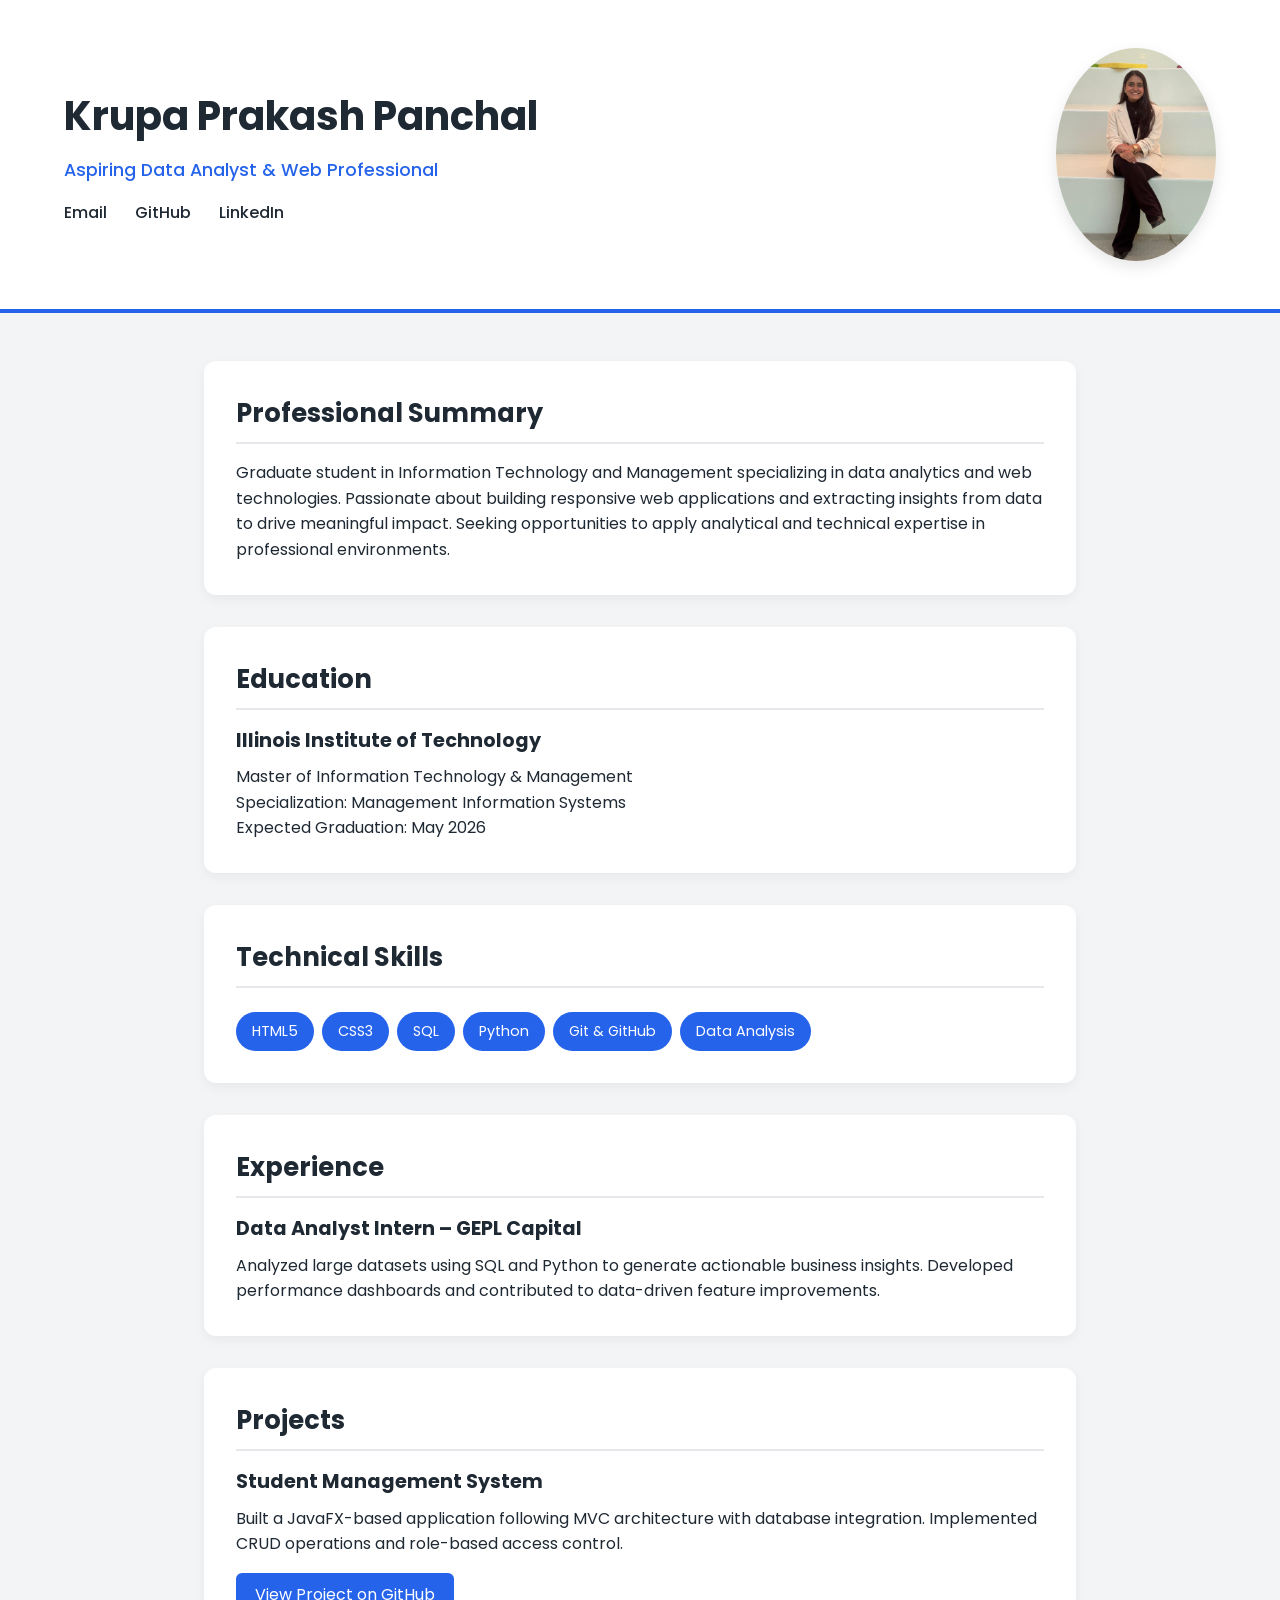
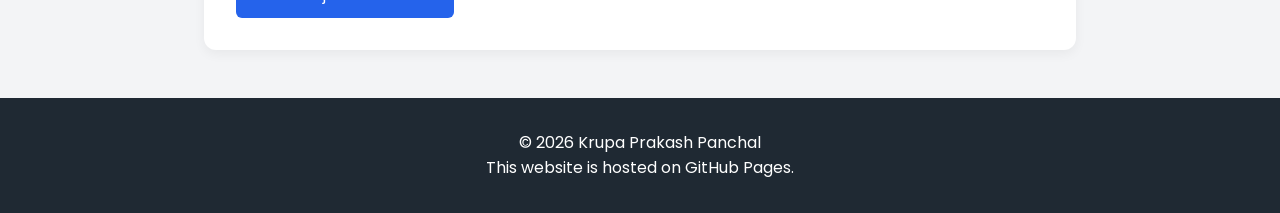
<file: Lab1/index.html>
<!DOCTYPE html>
<html lang="en">
<head>
    <meta charset="UTF-8">
    <title>Krupa Prakash Panchal | Resume</title>
    <meta name="viewport" content="width=device-width, initial-scale=1.0">

    <!-- Google Web Font (Required for 541) -->
    <link href="https://fonts.googleapis.com/css2?family=Poppins:wght@300;400;600;700&display=swap" rel="stylesheet">

    <link rel="stylesheet" href="style.css">
</head>

<body>

<header>
    <div class="header-content">
        <h1>Krupa Prakash Panchal</h1>
        <p class="role">Aspiring Data Analyst & Web Professional</p>

        <nav>
            <a href="mailto:your-email@example.com">Email</a>
            <a href="https://github.com/KrupaP99" target="_blank">GitHub</a>
            <a href="https://linkedin.com/in/yourprofile" target="_blank">LinkedIn</a>
        </nav>
    </div>

    <img src="image.png" alt="Professional headshot of Krupa Prakash Panchal">
</header>

<main>

<section>
    <h2>Professional Summary</h2>
    <p>
        Graduate student in Information Technology and Management specializing in data analytics and web technologies.
        Passionate about building responsive web applications and extracting insights from data to drive meaningful impact.
        Seeking opportunities to apply analytical and technical expertise in professional environments.
    </p>
</section>

<section>
    <h2>Education</h2>
    <article>
        <h3>Illinois Institute of Technology</h3>
        <p>Master of Information Technology & Management</p>
        <p>Specialization: Management Information Systems</p>
        <p>Expected Graduation: May 2026</p>
    </article>
</section>

<section>
    <h2>Technical Skills</h2>
    <ul class="skills">
        <li>HTML5</li>
        <li>CSS3</li>
        <li>SQL</li>
        <li>Python</li>
        <li>Git & GitHub</li>
        <li>Data Analysis</li>
    </ul>
</section>

<section>
    <h2>Experience</h2>
    <article>
        <h3>Data Analyst Intern – GEPL Capital</h3>
        <p>
            Analyzed large datasets using SQL and Python to generate actionable business insights.
            Developed performance dashboards and contributed to data-driven feature improvements.
        </p>
    </article>
</section>

<section>
    <h2>Projects</h2>
    <article>
        <h3>Student Management System</h3>
        <p>
            Built a JavaFX-based application following MVC architecture with database integration.
            Implemented CRUD operations and role-based access control.
        </p>
        <a class="project-link" href="https://github.com/KrupaP99" target="_blank">
            View Project on GitHub
        </a>
    </article>
</section>

</main>

<footer>
    <p>© 2026 Krupa Prakash Panchal</p>
    <p>This website is hosted on GitHub Pages.</p>
</footer>

</body>
</html>
</file>
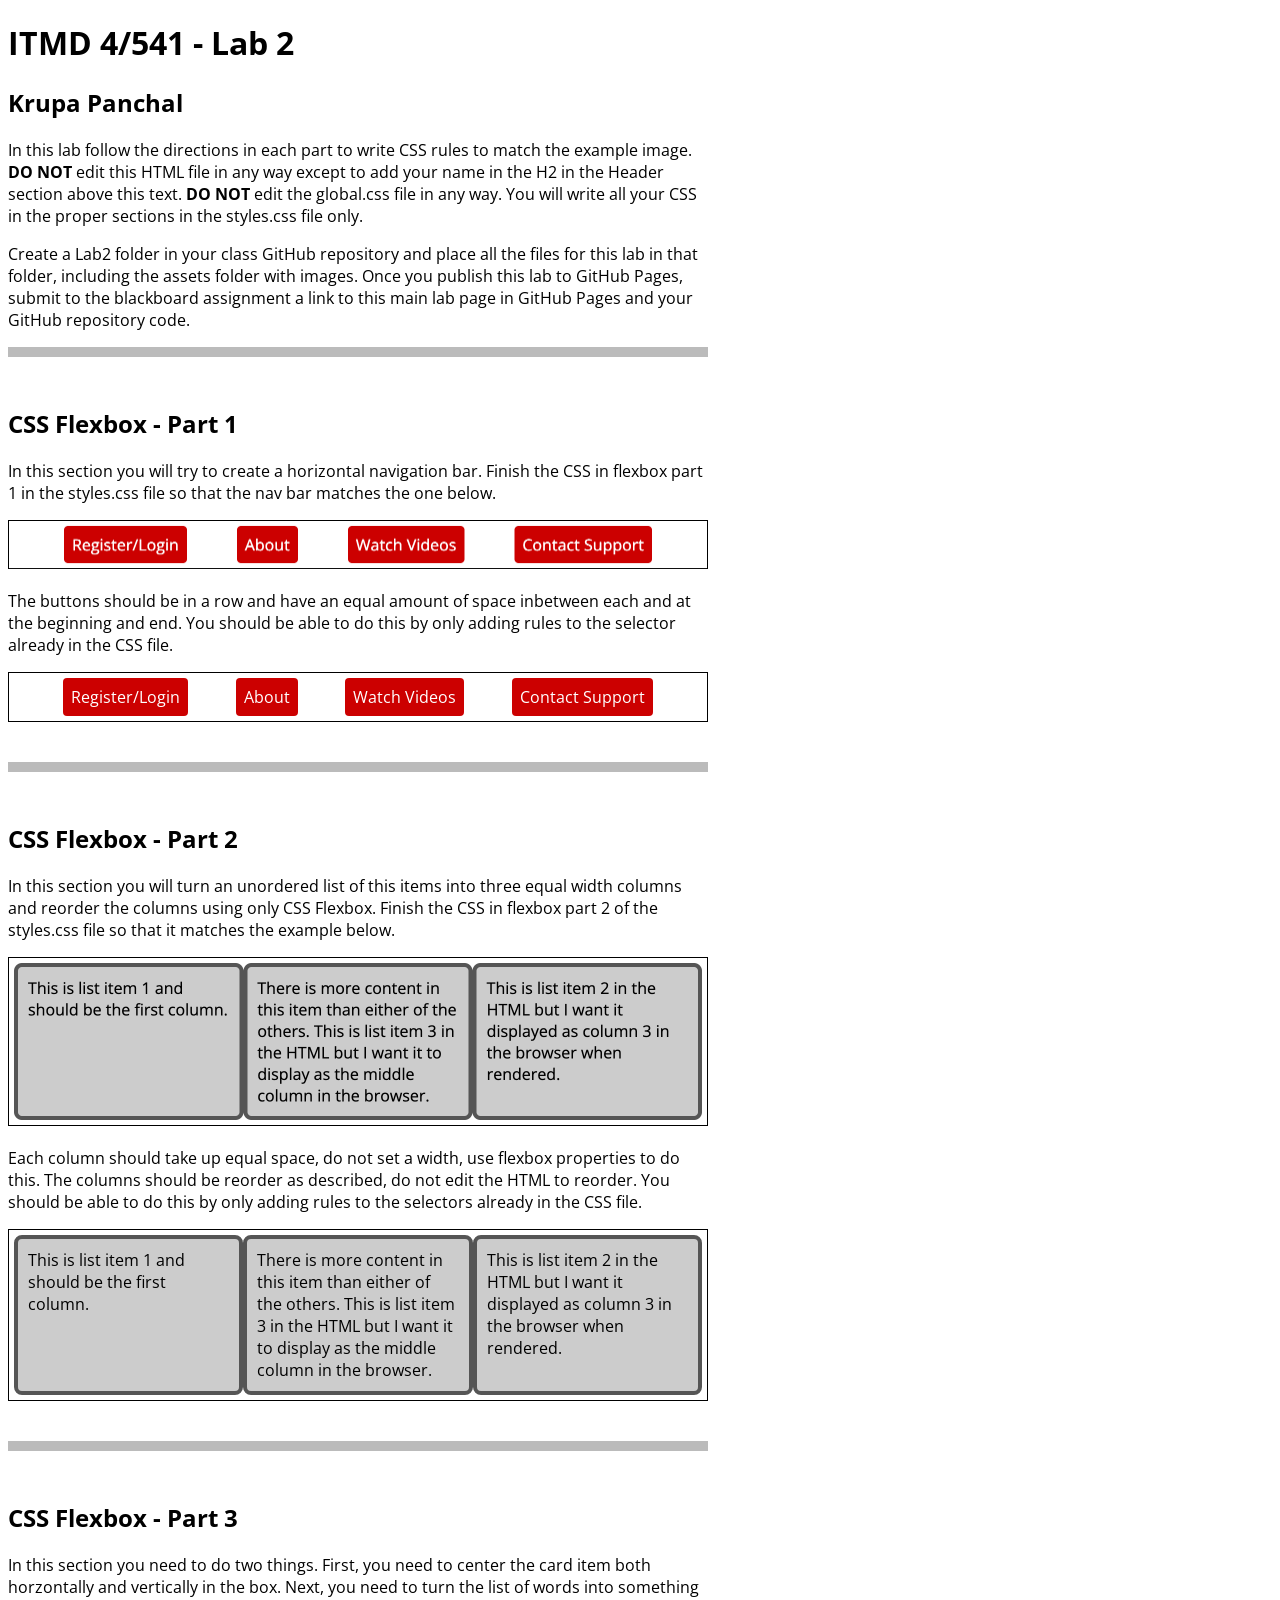
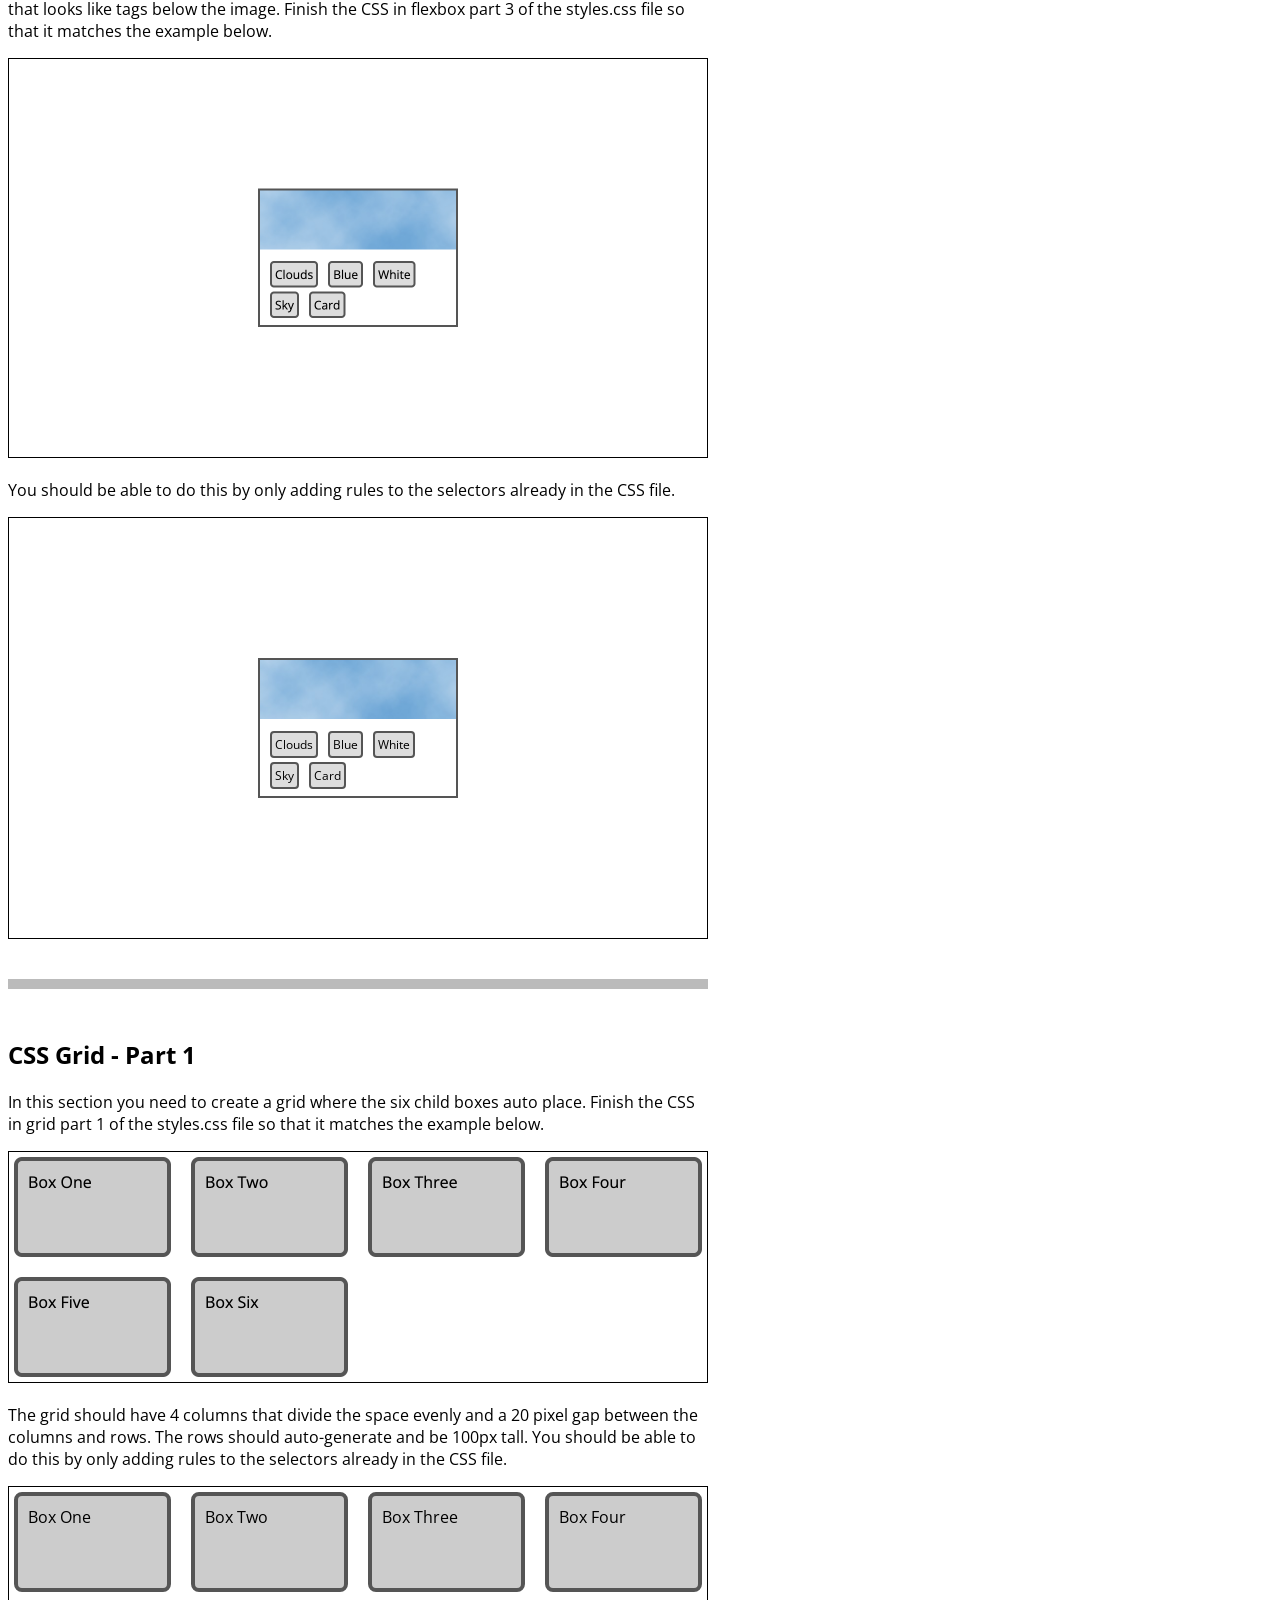
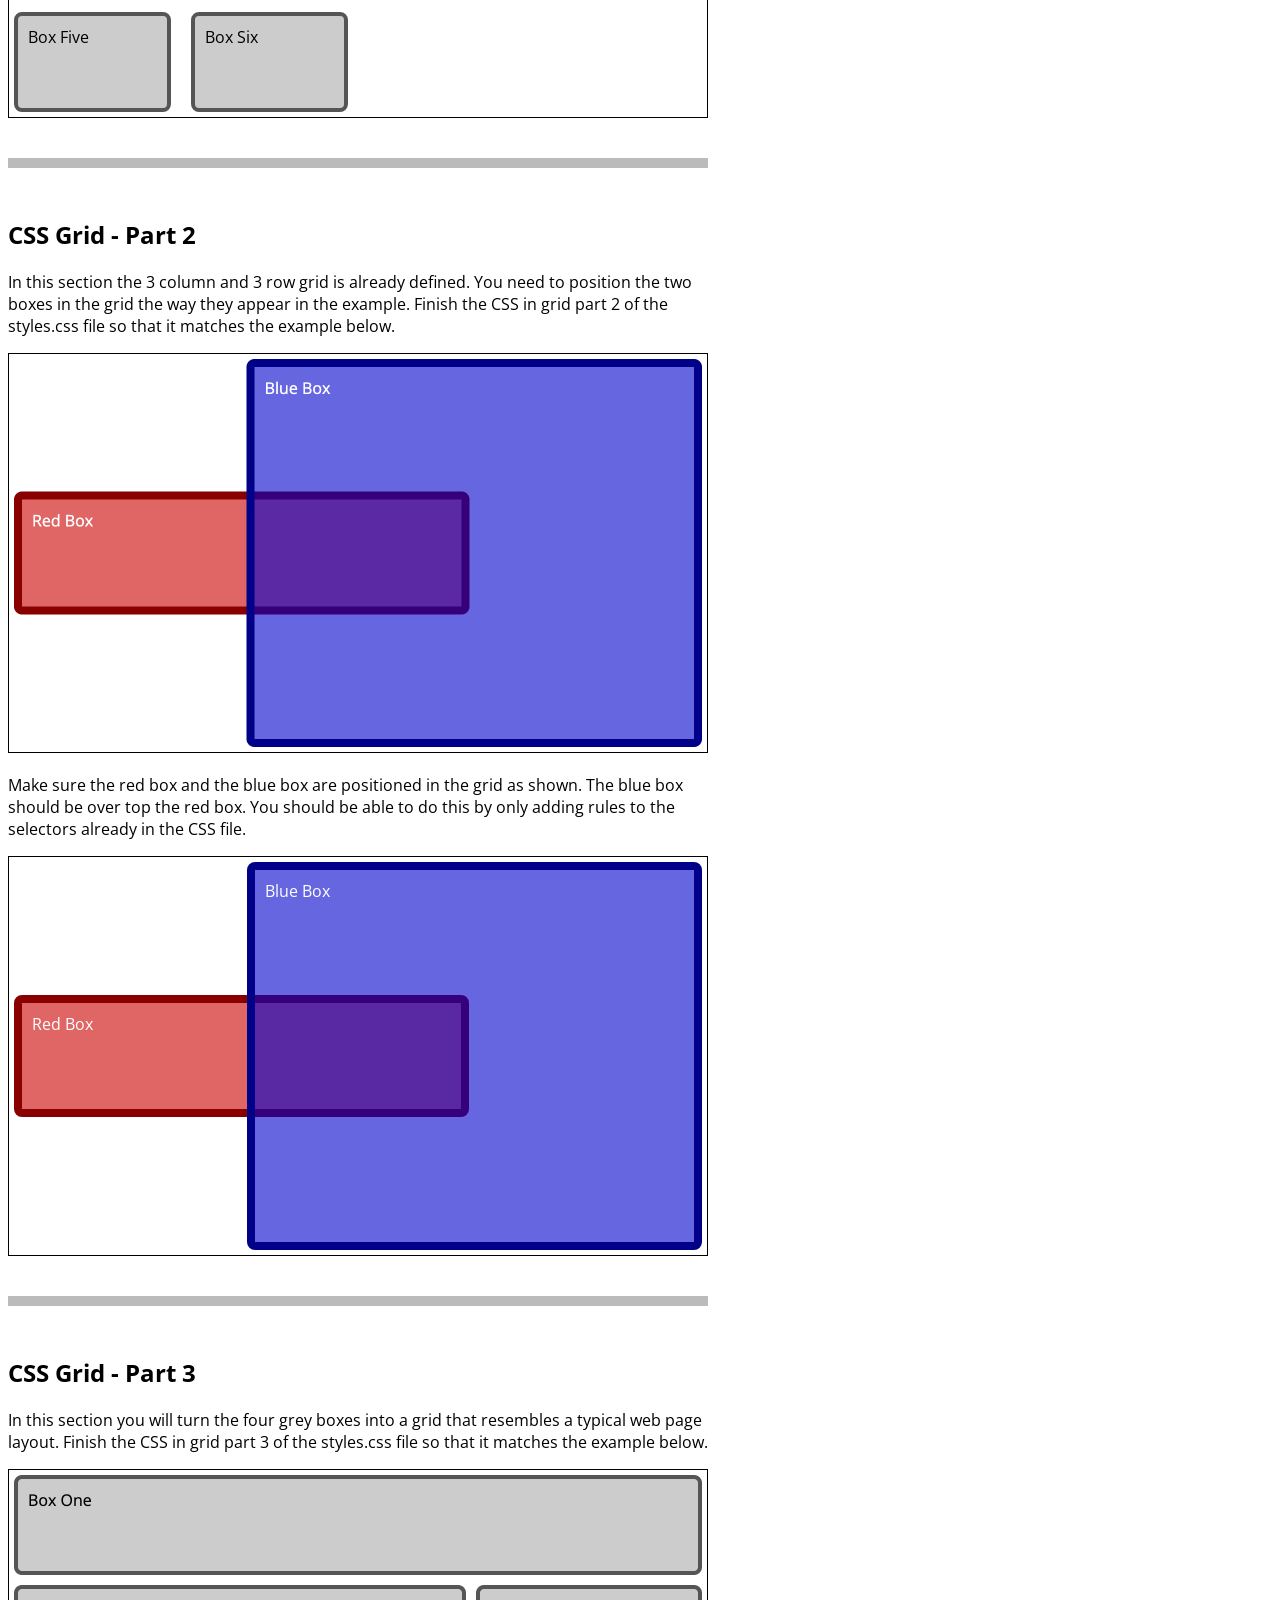
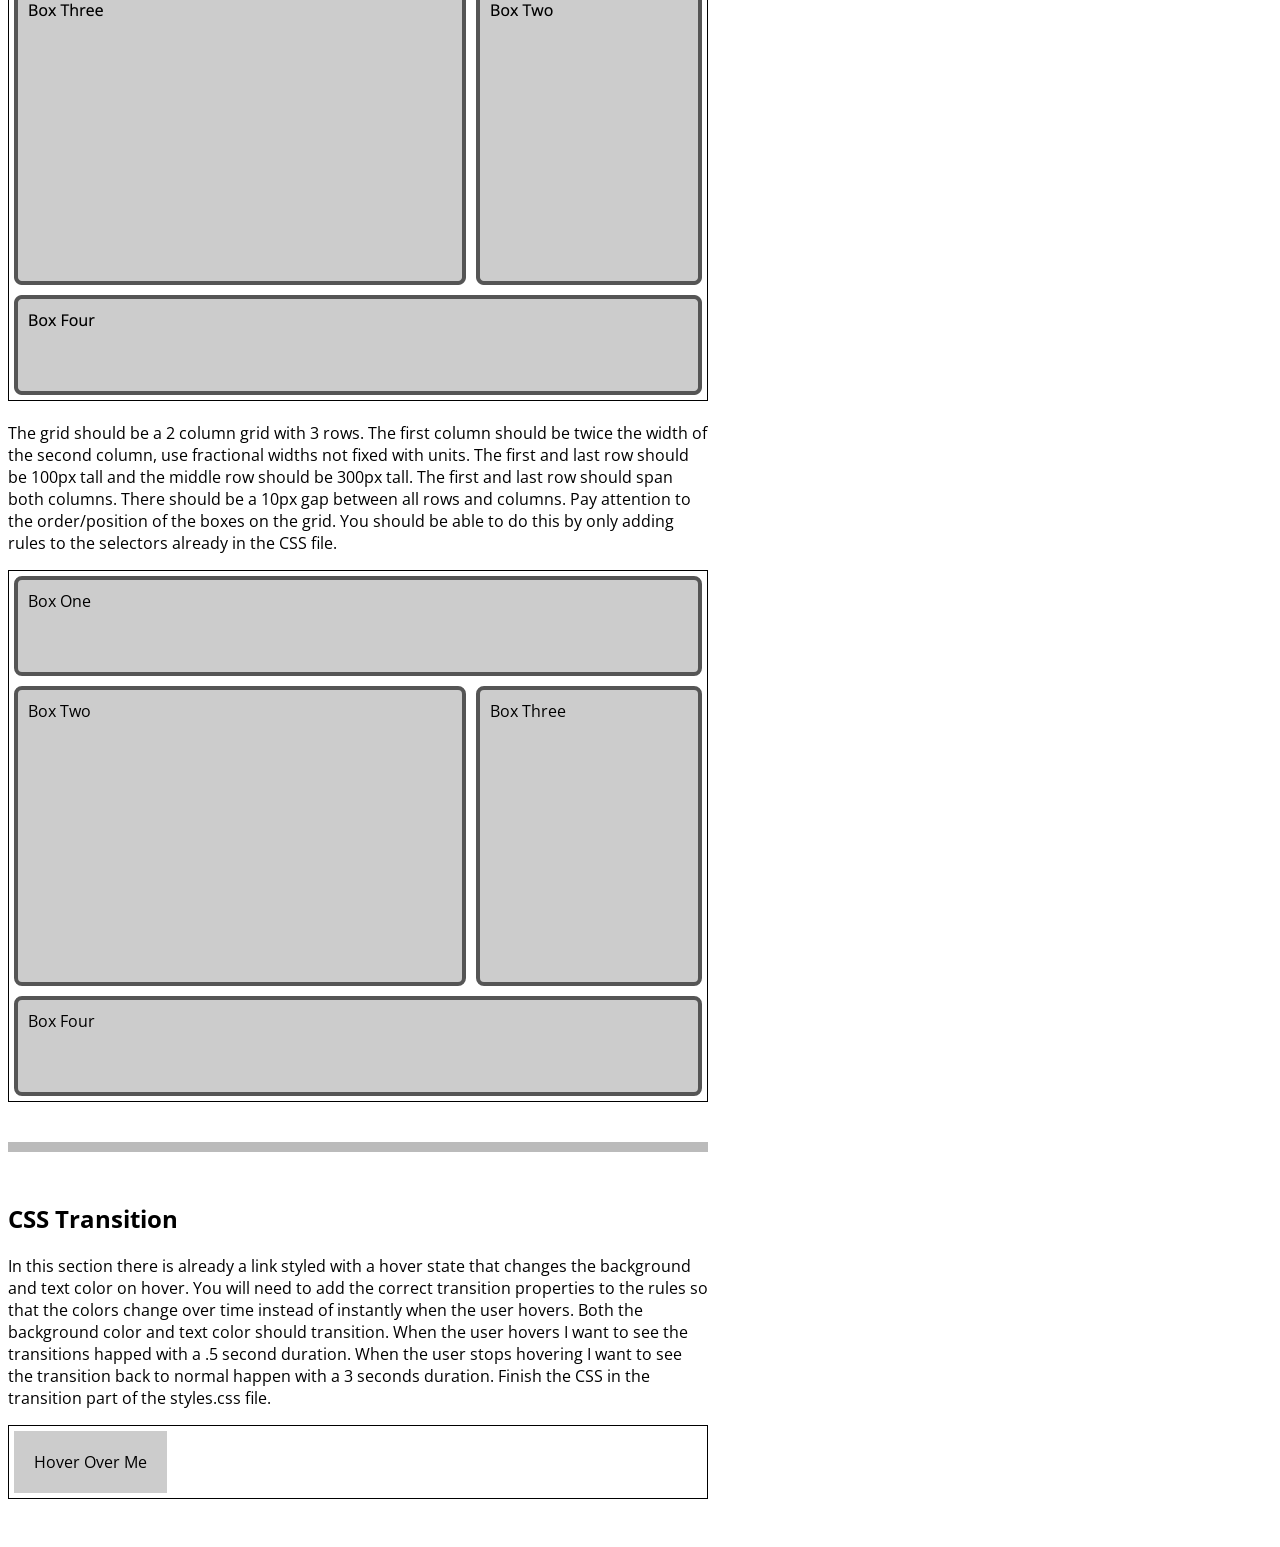
<file: Lab2/index.html>
<!DOCTYPE html>
<html lang="en">
<head>
  <meta charset="UTF-8">
  <meta http-equiv="X-UA-Compatible" content="IE=edge">
  <meta name="viewport" content="width=device-width, initial-scale=1.0">
  <title>ITMD 4/541 - Lab 2</title>
  <link rel="preconnect" href="https://fonts.googleapis.com">
  <link rel="preconnect" href="https://fonts.gstatic.com" crossorigin>
  <link href="https://fonts.googleapis.com/css2?family=Open+Sans:ital,wght@0,400;0,700;1,400&display=swap" rel="stylesheet">
  <link href="assets/global.css" rel="stylesheet">
  <link href="styles.css" rel="stylesheet">
</head>
<body>
  <header class="w700">
    <h1>ITMD 4/541 - Lab 2</h1>
    <h2>Krupa Panchal</h2>
    <p>In this lab follow the directions in each part to write CSS rules to match the example image. <strong>DO NOT</strong> edit this HTML file in any way except to add your name in the H2 in the Header section above this text. <strong>DO NOT</strong> edit the global.css file in any way. You will write all your CSS in the proper sections in the styles.css file only.</p>
    <p>Create a Lab2 folder in your class GitHub repository and place all the files for this lab in that folder, including the assets folder with images. Once you publish this lab to GitHub Pages, submit to the blackboard assignment a link to this main lab page in GitHub Pages and your GitHub repository code.</p>
  </header>
  <section id="flex-section1" class="w700">
    <h2>CSS Flexbox - Part 1</h2>
    <p>In this section you will try to create a horizontal navigation bar. Finish the CSS in flexbox part 1 in the styles.css file so that the nav bar matches the one below.</p>
    <img src="assets/flex-p1.png" alt="flexbox part 1 example" width="700">
    <p>The buttons should be in a row and have an equal amount of space inbetween each and at the beginning and end. You should be able to do this by only adding rules to the selector already in the CSS file.</p>
    <div class="box">
      <nav>
        <ul>
          <li><a class="btn" href="#/register">Register/Login</a></li>
          <li><a class="btn" href="#/about">About</a></li>
          <li><a class="btn" href="#/videos">Watch Videos</a></li>
          <li><a class="btn" href="#/support">Contact Support</a></li>
        </ul>
      </nav>
    </div>
  </section>
  <section id="flex-section2" class="w700">
    <h2>CSS Flexbox - Part 2</h2>
    <p>In this section you will turn an unordered list of this items into three equal width columns and reorder the columns using only CSS Flexbox. Finish the CSS in flexbox part 2 of the styles.css file so that it matches the example below.</p>
    <img src="assets/flex-p2.png" alt="flexbox part 2 example" width="700">
    <p>Each column should take up equal space, do not set a width, use flexbox properties to do this. The columns should be reorder as described, do not edit the HTML to reorder. You should be able to do this by only adding rules to the selectors already in the CSS file.</p>
    <div class="box">
      <nav>
        <ul>
          <li class="greybox item1">This is list item 1 and should be the first column.</li>
          <li class="greybox item2">This is list item 2 in the HTML but I want it displayed as column 3 in the browser when rendered.</li>
          <li class="greybox item3">There is more content in this item than either of the others. This is list item 3 in the HTML but I want it to display as the middle column in the browser.</li>
        </ul>
      </nav>
    </div>
  </section>
  <section id="flex-section3" class="w700">
    <h2>CSS Flexbox - Part 3</h2>
    <p>In this section you need to do two things. First, you need to center the card item both horzontally and vertically in the box. Next, you need to turn the list of words into something that looks like tags below the image. Finish the CSS in flexbox part 3 of the styles.css file so that it matches the example below.</p>
    <img src="assets/flex-p3.png" alt="flexbox part 3 example" width="700">
    <p>You should be able to do this by only adding rules to the selectors already in the CSS file.</p>
    <div class="box h400">
      <div class="card">
        <img src="assets/clouds.jpg" alt="clouds" width="200">
        <div class="tags">
          <ul>
            <li>Clouds</li>
            <li>Blue</li>
            <li>White</li>
            <li>Sky</li>
            <li>Card</li>
          </ul>
        </div>
      </div>
    </div>
  </section>
  <section id="grid-section1" class="w700">
    <h2>CSS Grid - Part 1</h2>
    <p>In this section you need to create a grid where the six child boxes auto place. Finish the CSS in grid part 1 of the styles.css file so that it matches the example below.</p>
    <img src="assets/grid-p1.png" alt="grid part 1 example" width="700">
    <p>The grid should have 4 columns that divide the space evenly and a 20 pixel gap between the columns and rows. The rows should auto-generate and be 100px tall. You should be able to do this by only adding rules to the selectors already in the CSS file.</p>
    <div class="box">
      <div class="grid">
        <div class="greybox">Box One</div>
        <div class="greybox">Box Two</div>
        <div class="greybox">Box Three</div>
        <div class="greybox">Box Four</div>
        <div class="greybox">Box Five</div>
        <div class="greybox">Box Six</div>
      </div>
    </div>
    </div>
  </section>
  <section id="grid-section2" class="w700">
    <h2>CSS Grid - Part 2</h2>
    <p>In this section the 3 column and 3 row grid is already defined. You need to position the two boxes in the grid the way they appear in the example. Finish the CSS in grid part 2 of the styles.css file so that it matches the example below.</p>
    <img src="assets/grid-p2.png" alt="grid part 2 example" width="700">
    <p>Make sure the red box and the blue box are positioned in the grid as shown. The blue box should be over top the red box. You should be able to do this by only adding rules to the selectors already in the CSS file.</p>
    <div class="box h400">
      <div class="grid">
        <div class="gridboxblue">Blue Box</div>
        <div class="gridboxred">Red Box</div>
      </div>
    </div>
    </div>
  </section>
  <section id="grid-section3" class="w700">
    <h2>CSS Grid - Part 3</h2>
    <p>In this section you will turn the four grey boxes into a grid that resembles a typical web page layout. Finish the CSS in grid part 3 of the styles.css file so that it matches the example below.</p>
    <img src="assets/grid-p3.png" alt="grid part 3 example" width="700">
    <p>The grid should be a 2 column grid with 3 rows. The first column should be twice the width of the second column, use fractional widths not fixed with units. The first and last row should be 100px tall and the middle row should be 300px tall. The first and last row should span both columns. There should be a 10px gap between all rows and columns. Pay attention to the order/position of the boxes on the grid. You should be able to do this by only adding rules to the selectors already in the CSS file.</p>
    <div class="box">
      <div class="grid">
        <div class="greybox box1">Box One</div>
        <div class="greybox box2">Box Two</div>
        <div class="greybox box3">Box Three</div>
        <div class="greybox box4">Box Four</div>
      </div>
    </div>
    </div>
  </section>
  <section id="transition-section" class="w700">
    <h2>CSS Transition</h2>
    <p>In this section there is already a link styled with a hover state that changes the background and text color on hover. You will need to add the correct transition properties to the rules so that the colors change over time instead of instantly when the user hovers. Both the background color and text color should transition. When the user hovers I want to see the transitions happed with a .5 second duration. When the user stops hovering I want to see the transition back to normal happen with a 3 seconds duration. Finish the CSS in the transition part of the styles.css file.</p>
    <div class="box">
      <a href="#">Hover Over Me</a>
    </div>
    </div>
  </section>
</body>
</html>
</file>
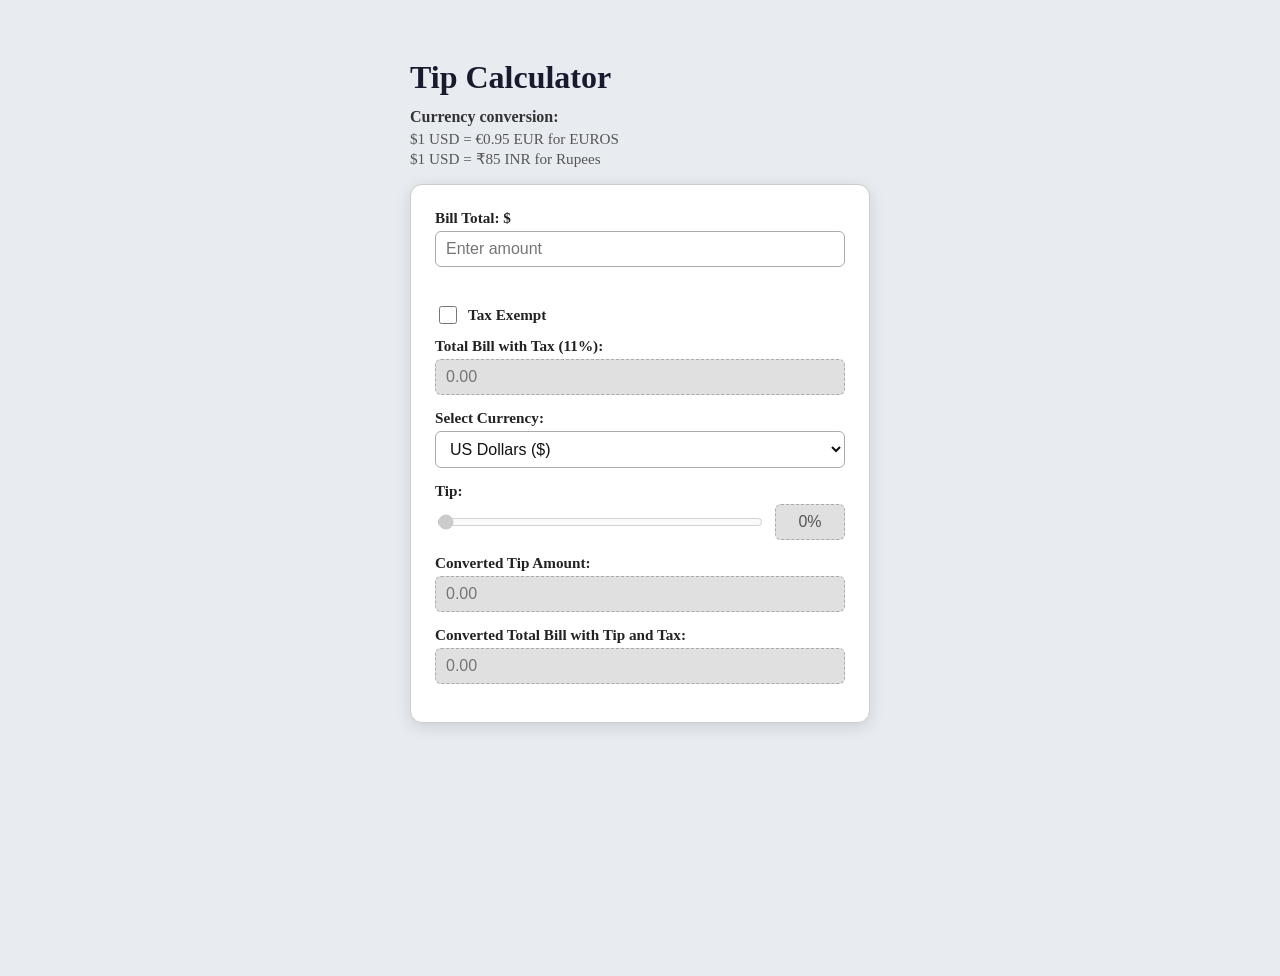
<file: Lab5/index.html>
<!DOCTYPE html>
<html lang="en">
<head>
    <meta charset="UTF-8">
    <meta name="viewport" content="width=device-width, initial-scale=1.0">
    <title>Tip Calculator</title>
    <link rel="stylesheet" href="style.css">
</head>
<body>

<div class="container">
    <h1>Tip Calculator</h1>

    <p class="conversion-label">Currency conversion:</p>
    <p class="conversion-rate">$1 USD = €0.95 EUR for EUROS</p>
    <p class="conversion-rate">$1 USD = ₹85 INR for Rupees</p>

    <form id="tipForm">

        <!-- Bill Total -->
        <div class="form-group">
            <label for="billTotal">Bill Total: $</label>
            <input type="text" id="billTotal" placeholder="Enter amount">
            <p id="error"></p>
        </div>

        <!-- Tax Exempt (541 requirement) -->
        <div class="form-group checkbox-group">
            <label class="checkbox-label">
                <input type="checkbox" id="taxExempt"> Tax Exempt
            </label>
        </div>

        <!-- Total with Tax -->
        <div class="form-group">
            <label for="totalWithTax">Total Bill with Tax (11%):</label>
            <input type="text" id="totalWithTax" disabled placeholder="0.00">
        </div>

        <!-- Currency -->
        <div class="form-group">
            <label for="currency">Select Currency:</label>
            <select id="currency">
                <option value="usd">US Dollars ($)</option>
                <option value="eur">Euros (€)</option>
                <option value="inr">Rupees (₹)</option>
            </select>
        </div>

        <!-- Tip Slider -->
        <div class="form-group">
            <label for="tipRange">Tip:</label>
            <div class="slider-row">
                <input type="range" id="tipRange" min="0" max="100" value="0" disabled>
                <label for="tipPercent" class="sr-only">Tip Percentage Display</label>
                <input type="text" id="tipPercent" disabled value="0%">
            </div>
        </div>

        <!-- Converted Tip Amount -->
        <div class="form-group">
            <label for="tipAmount">Converted Tip Amount:</label>
            <input type="text" id="tipAmount" disabled placeholder="0.00">
        </div>

        <!-- Final Total -->
        <div class="form-group">
            <label for="finalTotal">Converted Total Bill with Tip and Tax:</label>
            <input type="text" id="finalTotal" disabled placeholder="0.00">
        </div>

    </form>
</div>

<script src="script.js"></script>
</body>
</html>
</file>
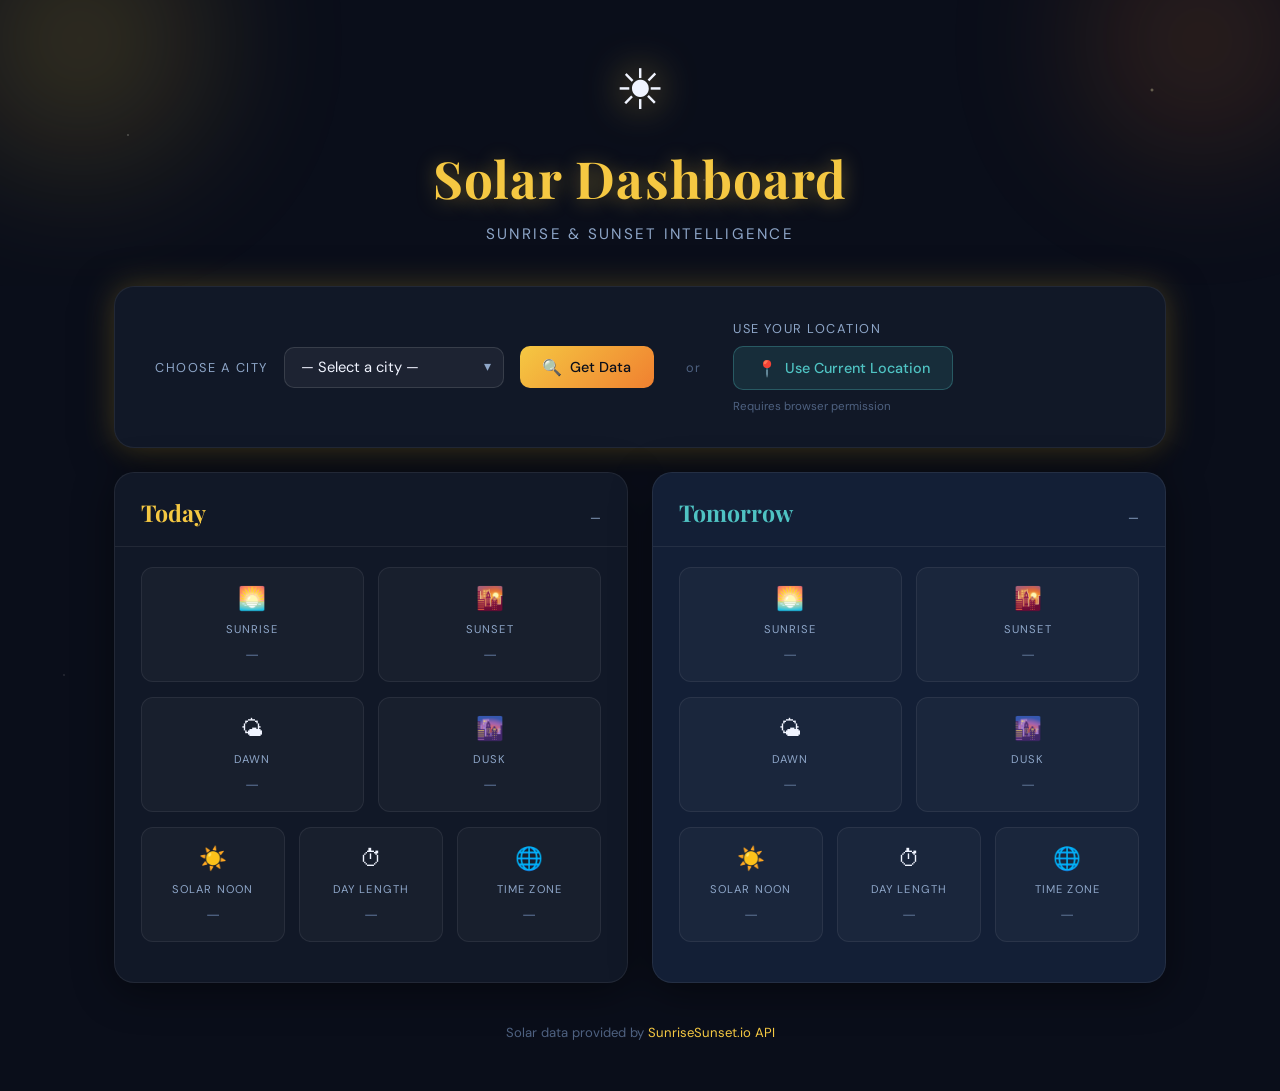
<file: Lab6/index.html>
<!DOCTYPE html>
<html lang="en">
<head>
  <meta charset="UTF-8" />
  <meta name="viewport" content="width=device-width, initial-scale=1.0" />
  <title>Solar Dashboard</title>
  <link rel="preconnect" href="https://fonts.googleapis.com" />
  <link rel="preconnect" href="https://fonts.gstatic.com" crossorigin />
  <link href="https://fonts.googleapis.com/css2?family=Playfair+Display:wght@400;700&family=DM+Sans:wght@300;400;500&display=swap" rel="stylesheet" />
  <link rel="stylesheet" href="style.css" />
</head>
<body>

  <!-- HEADER -->
  <header class="site-header">
    <div class="header-orb orb-left"></div>
    <div class="header-orb orb-right"></div>
    <div class="header-content">
      <div class="sun-icon">☀</div>
      <h1>Solar Dashboard</h1>
      <p class="tagline">Sunrise &amp; Sunset Intelligence</p>
    </div>
  </header>

  <!-- CONTROLS -->
  <main class="container">
    <section class="controls-card" aria-label="Location Controls">
      <div class="controls-inner">

        <!-- Select List -->
        <div class="control-group">
          <label for="city-select">Choose a City</label>
          <div class="select-wrapper">
            <select id="city-select">
              <option value="">— Select a city —</option>
              <option value="41.8781,-87.6298">Chicago, IL, USA</option>
              <option value="40.7128,-74.0060">New York City, NY, USA</option>
              <option value="34.0522,-118.2437">Los Angeles, CA, USA</option>
              <option value="51.5074,-0.1278">London, UK</option>
              <option value="48.8566,2.3522">Paris, France</option>
              <option value="35.6762,139.6503">Tokyo, Japan</option>
              <option value="-33.8688,151.2093">Sydney, Australia</option>
              <option value="19.0760,72.8777">Mumbai, India</option>
              <option value="-23.5505,-46.6333">São Paulo, Brazil</option>
              <option value="55.7558,37.6173">Moscow, Russia</option>
              <option value="1.3521,103.8198">Singapore</option>
              <option value="25.2048,55.2708">Dubai, UAE</option>
            </select>
            <span class="select-arrow">▾</span>
          </div>
          <button id="btn-city" class="btn btn-primary">
            <span class="btn-icon">🔍</span> Get Data
          </button>
        </div>

        <div class="divider-or"><span>or</span></div>

        <!-- Geolocation (541 requirement) -->
        <div class="control-group control-group--geo">
          <label>Use Your Location</label>
          <button id="btn-geo" class="btn btn-secondary">
            <span class="btn-icon">📍</span> Use Current Location
          </button>
          <p class="geo-note">Requires browser permission</p>
        </div>

      </div>
    </section>

    <!-- Error Banner -->
    <div id="error-banner" class="error-banner hidden" role="alert">
      <span class="error-icon">⚠</span>
      <span id="error-message">An error occurred.</span>
      <button id="error-close" class="error-close" aria-label="Dismiss error">✕</button>
    </div>

    <!-- Loading Spinner -->
    <div id="loading" class="loading hidden" aria-live="polite" aria-label="Loading data">
      <div class="spinner"></div>
      <p>Fetching solar data…</p>
    </div>

    <!-- Location Label -->
    <div id="location-label" class="location-label hidden">
      <span class="pin">📌</span>
      <span id="location-name-text"></span>
    </div>

    <!-- DATA CARDS (Today + Tomorrow) -->
    <div class="days-grid" id="days-grid">

      <!-- TODAY -->
      <article class="day-card" id="card-today" aria-label="Today's solar data">
        <div class="day-card__header">
          <h2>Today</h2>
          <span class="day-date" id="today-date">—</span>
        </div>
        <div class="day-card__body">
          <div class="stat-row">
            <div class="stat" id="today-sunrise">
              <div class="stat__icon">🌅</div>
              <div class="stat__label">Sunrise</div>
              <div class="stat__value placeholder">—</div>
            </div>
            <div class="stat" id="today-sunset">
              <div class="stat__icon">🌇</div>
              <div class="stat__label">Sunset</div>
              <div class="stat__value placeholder">—</div>
            </div>
          </div>
          <div class="stat-row">
            <div class="stat" id="today-dawn">
              <div class="stat__icon">🌤</div>
              <div class="stat__label">Dawn</div>
              <div class="stat__value placeholder">—</div>
            </div>
            <div class="stat" id="today-dusk">
              <div class="stat__icon">🌆</div>
              <div class="stat__label">Dusk</div>
              <div class="stat__value placeholder">—</div>
            </div>
          </div>
          <div class="stat-row stat-row--trio">
            <div class="stat" id="today-solar-noon">
              <div class="stat__icon">☀️</div>
              <div class="stat__label">Solar Noon</div>
              <div class="stat__value placeholder">—</div>
            </div>
            <div class="stat" id="today-day-length">
              <div class="stat__icon">⏱</div>
              <div class="stat__label">Day Length</div>
              <div class="stat__value placeholder">—</div>
            </div>
            <div class="stat" id="today-timezone">
              <div class="stat__icon">🌐</div>
              <div class="stat__label">Time Zone</div>
              <div class="stat__value placeholder">—</div>
            </div>
          </div>
        </div>
      </article>

      <!-- TOMORROW -->
      <article class="day-card day-card--tomorrow" id="card-tomorrow" aria-label="Tomorrow's solar data">
        <div class="day-card__header">
          <h2>Tomorrow</h2>
          <span class="day-date" id="tomorrow-date">—</span>
        </div>
        <div class="day-card__body">
          <div class="stat-row">
            <div class="stat" id="tomorrow-sunrise">
              <div class="stat__icon">🌅</div>
              <div class="stat__label">Sunrise</div>
              <div class="stat__value placeholder">—</div>
            </div>
            <div class="stat" id="tomorrow-sunset">
              <div class="stat__icon">🌇</div>
              <div class="stat__label">Sunset</div>
              <div class="stat__value placeholder">—</div>
            </div>
          </div>
          <div class="stat-row">
            <div class="stat" id="tomorrow-dawn">
              <div class="stat__icon">🌤</div>
              <div class="stat__label">Dawn</div>
              <div class="stat__value placeholder">—</div>
            </div>
            <div class="stat" id="tomorrow-dusk">
              <div class="stat__icon">🌆</div>
              <div class="stat__label">Dusk</div>
              <div class="stat__value placeholder">—</div>
            </div>
          </div>
          <div class="stat-row stat-row--trio">
            <div class="stat" id="tomorrow-solar-noon">
              <div class="stat__icon">☀️</div>
              <div class="stat__label">Solar Noon</div>
              <div class="stat__value placeholder">—</div>
            </div>
            <div class="stat" id="tomorrow-day-length">
              <div class="stat__icon">⏱</div>
              <div class="stat__label">Day Length</div>
              <div class="stat__value placeholder">—</div>
            </div>
            <div class="stat" id="tomorrow-timezone">
              <div class="stat__icon">🌐</div>
              <div class="stat__label">Time Zone</div>
              <div class="stat__value placeholder">—</div>
            </div>
          </div>
        </div>
      </article>

    </div><!-- /days-grid -->

    <!-- API Credit (required by rubric) -->
    <footer class="api-credit">
      Solar data provided by <a href="https://sunrisesunset.io/" target="_blank" rel="noopener noreferrer">SunriseSunset.io API</a>
    </footer>

  </main>

  <script src="app.js"></script>
</body>
</html>
</file>
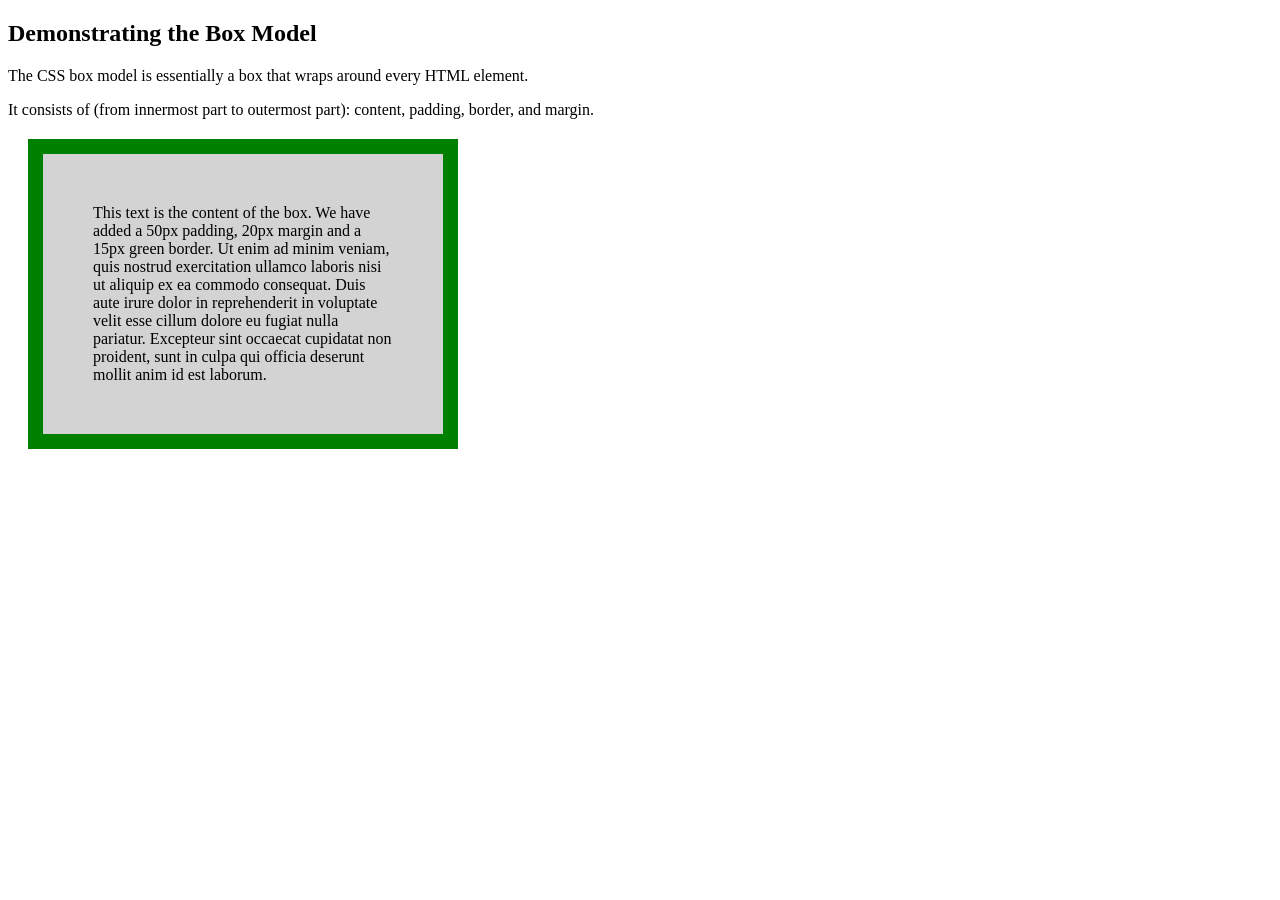
<file: practicelab1.html>
<!DOCTYPE html>
<html>
<head>
<style>
div {
  background-color: lightgrey;
  width: 300px;
  border: 15px solid green;
  padding: 50px;
  margin: 20px;
}
</style>
</head>
<body>

<h2>Demonstrating the Box Model</h2>

<p>The CSS box model is essentially a box that wraps around every HTML element.</p>
<p>It consists of (from innermost part to outermost part): content, padding, border, and margin.</p>

<div>This text is the content of the box. We have added a 50px padding, 20px margin and a 15px green border. Ut enim ad minim veniam, quis nostrud exercitation ullamco laboris nisi ut aliquip ex ea commodo consequat. Duis aute irure dolor in reprehenderit in voluptate velit esse cillum dolore eu fugiat nulla pariatur. Excepteur sint occaecat cupidatat non proident, sunt in culpa qui officia deserunt mollit anim id est laborum.</div>

</body>
</html>
</file>
<file: Lab1/style.css>
* {
    margin: 0;
    padding: 0;
    box-sizing: border-box;
}

body {
    font-family: 'Poppins', sans-serif;
    background-color: #f3f4f6;
    color: #1f2933;
    line-height: 1.6;
}

/* Header */

header {
    display: flex;
    justify-content: space-between;
    align-items: center;
    padding: 3rem 5%;
    background-color: #ffffff;
    border-bottom: 4px solid #2563eb;
}

.header-content h1 {
    font-size: 2.5rem;
    font-weight: 700;
}

.role {
    font-size: 1.1rem;
    font-weight: 500;
    margin: 0.5rem 0 1rem 0;
    color: #2563eb;
}

nav a {
    text-decoration: none;
    margin-right: 1.5rem;
    font-weight: 500;
    color: #1f2933;
    transition: 0.3s ease;
}

nav a:hover {
    color: #2563eb;
}

header img {
    width: 160px;
    border-radius: 50%;
    box-shadow: 0 6px 15px rgba(0,0,0,0.1);
}

/* Main */

main {
    max-width: 1000px;
    margin: 3rem auto;
    padding: 0 5%;
}

section {
    background-color: #ffffff;
    padding: 2rem;
    border-radius: 12px;
    margin-bottom: 2rem;
    box-shadow: 0 4px 12px rgba(0,0,0,0.05);
}

h2 {
    font-size: 1.6rem;
    margin-bottom: 1rem;
    border-bottom: 2px solid #e5e7eb;
    padding-bottom: 0.5rem;
}

h3 {
    font-size: 1.2rem;
    margin-bottom: 0.5rem;
}

.skills {
    list-style: none;
    display: flex;
    flex-wrap: wrap;
}

.skills li {
    background-color: #2563eb;
    color: #ffffff;
    padding: 0.5rem 1rem;
    border-radius: 20px;
    margin: 0.5rem 0.5rem 0 0;
    font-size: 0.9rem;
}

.project-link {
    display: inline-block;
    margin-top: 1rem;
    text-decoration: none;
    background-color: #2563eb;
    color: #ffffff;
    padding: 0.6rem 1.2rem;
    border-radius: 6px;
    transition: 0.3s ease;
}

.project-link:hover {
    background-color: #1d4ed8;
}

/* Footer */

footer {
    text-align: center;
    padding: 2rem;
    background-color: #1f2933;
    color: #ffffff;
}

/* Responsive */

@media (max-width: 768px) {
    header {
        flex-direction: column;
        text-align: center;
    }

    header img {
        margin-top: 1.5rem;
    }

    nav a {
        display: inline-block;
        margin: 0.5rem;
    }
}
</file>
<file: Lab2/assets/global.css>
/* Global CSS - Do Not Edit */

* {
  box-sizing: border-box;
  font-family: 'Open Sans', sans-serif;
}

section {
  padding: 30px 0 40px;
  border-top: 10px solid #bbb;
}

.btn {
  background-color: #cc0000;
  padding: 8px;
  color: #fff;
  display: inline-block;
  text-decoration: none;
  border-radius: 4px;
  font-size: 1rem;
}

.box {
  border: 1px solid #000;
  padding: 5px;
}

img {
  max-width: 100%;
}

.w700 {
  width: 700px;
}

.h500 {
  height: 500px;
}

.h400 {
  height: 400px;
}

.greybox {
  background-color: #ccc;
  color: #000;
  padding: 10px;
  border: 4px solid #555;
  border-radius: 8px;
}

.gridboxblue {
  background-color:rgba(0,0,204,.6);
  color: #fff;
  padding: 10px;
  border: 8px solid #000088;
  border-radius: 8px;
}

.gridboxred {
  background-color: rgba(204,0,0,.6);
  color: #fff;
  padding: 10px;
  border: 8px solid #880000;
  border-radius: 8px;
}

.card {
  width: 200px;
  border: 2px solid #555;
}

.tags {
  padding: 5px;
}

.tags li {
  background-color: #ddd;
  color: #000;
  padding: 3px;
  border: 2px solid #555;
  border-radius: 4px;
  font-size: .75rem;
  margin: 2px 5px;
}

#grid-section2 .grid {
	display: grid;
	grid-template-columns: 1fr 1fr 1fr;
	grid-template-rows: 1fr 1fr 1fr;
	grid-gap: 10px;
  height: 100%;
}
</file>
<file: Lab2/styles.css>
/* Flexbox Part 1 */

#flex-section1 ul {
	display: flex;
	justify-content: space-around;
	list-style-type: none;
	padding: 0px 25px 0px 25px;
	margin:0px;
}

/* end Flexbox Part 1 */


/* Flexbox Part 2 */

#flex-section2 ul {
	display: flex;
	justify-content: space-between;
	list-style-type: none;
	padding: 0px;
	margin:0px;
}

#flex-section2 li {
	flex: 1;
}

#flex-section2 .item1 {
	order: 1;
}

#flex-section2 .item2 {
	order: 3;
}

#flex-section2 .item3 {
	order: 2;
}

/* end Flexbox Part 2 */


/* Flexbox Part 3 */

#flex-section3 .box {
	display: flex;
	justify-content: center;
	align-items: center;
	height: 100%;
	padding: 20%;
}

#flex-section3 .tags ul {
	display: flex;
	flex-wrap: wrap;
	list-style-type: none;
	padding: 0px;	
	margin: 0px;
}

/* end Flexbox Part 3 */


/* Grid Part 1 */

#grid-section1 .grid {
	display: grid;
	grid-template-columns: repeat(4, 1fr);
	grid-auto-rows: 100px;
	gap: 20px;
}

/* end Grid Part 1 */


/* Grid Part 2 */

#grid-section2 .gridboxblue {
	grid-column: 2 / 4;
	grid-row: 1/4;
	background-color: rgba(blue,0.5);
	z-index: 1;
}

#grid-section2 .gridboxred {
	grid-column: 1 / 3;
	grid-row: 2 / 3;
	background-color: rgba(red,0.5);
	z-index: 0;
}

/* end Grid Part 2 */


/* Grid Part 3 */

#grid-section3 .grid {
	display: grid;
	grid-template-columns: 2fr 1fr;
	grid-template-rows: 100px 300px 100px;
	gap: 10px;
}

#grid-section3 .box1 {
	grid-column: 1 / 3;
	grid-row: 1;
}

#grid-section3 .box2 {
	grid-column: 1;
	grid-row: 2;
}

#grid-section3 .box3 {
	grid-column: 2;
	grid-row: 2;
}

#grid-section3 .box4 {
	grid-column: 1 / 3;
	grid-row: 3;
}

/* end Grid Part 3 */


/* Transition Part */

#transition-section .box a {
	display: inline-block;
	background-color: #ccc;
	color: #000;
	padding: 20px;
	text-decoration: none;
	transition: background-color 3s, color 3s;
}

#transition-section .box a:hover {
	background-color: #cc0000;
	color: #fff;
	transition: background-color 0.5s, color 0.5s;
}

/* end Transition Part */
</file>
<file: Lab5/style.css>
/* ===== Base ===== */
body {
    font-family: Georgia, 'Times New Roman', serif;
    background-color: #e8ecf0;
    padding: 30px 20px;
    min-height: 100vh;
}

.container {
    max-width: 460px;
    margin: 0 auto;
}

h1 {
    font-size: 2rem;
    color: #1a1a2e;
    margin-bottom: 4px;
    font-weight: bold;
}

.conversion-label {
    margin: 12px 0 4px;
    font-weight: bold;
    color: #333;
}

.conversion-rate {
    margin: 2px 0;
    color: #555;
    font-size: 0.95rem;
}

/* ===== Form ===== */
form {
    background: white;
    padding: 24px;
    border-radius: 12px;
    margin-top: 16px;
    box-shadow: 0 4px 16px rgba(0, 0, 0, 0.12);
    border: 1px solid #ccc;
}

.form-group {
    margin-bottom: 14px;
}

label {
    font-weight: bold;
    display: block;
    margin-bottom: 4px;
    color: #222;
    font-size: 0.95rem;
}

/* ===== Inputs & Select ===== */
input[type="text"],
select {
    width: 100%;
    padding: 8px 10px;
    border: 1px solid #aaa;
    border-radius: 6px;
    font-size: 1rem;
    box-sizing: border-box;
    background: #fff;
    color: #111;
}

input[type="text"]:focus,
select:focus {
    outline: none;
    border-color: #2c7be5;
    box-shadow: 0 0 0 2px rgba(44,123,229,0.2);
}

select {
    cursor: pointer;
}

/* ===== Disabled fields — visually distinct (required) ===== */
input:disabled {
    background-color: #e0e0e0;
    color: #555;
    cursor: not-allowed;
    border: 1px dashed #aaa;
}

/* ===== Range Slider ===== */
.slider-row {
    display: flex;
    align-items: center;
    gap: 10px;
}

input[type="range"] {
    flex: 1;
    padding: 0;
    accent-color: #2c7be5;
    cursor: pointer;
}

#tipPercent {
    width: 70px;
    flex-shrink: 0;
    text-align: center;
}

/* ===== Checkbox ===== */
.checkbox-group {
    margin-bottom: 10px;
}

.checkbox-label {
    display: flex;
    align-items: center;
    gap: 8px;
    font-weight: bold;
    cursor: pointer;
}

.checkbox-label input[type="checkbox"] {
    width: 18px;
    height: 18px;
    cursor: pointer;
    accent-color: #2c7be5;
}

/* ===== Error message ===== */
#error {
    color: red;
    font-size: 0.88rem;
    margin: 4px 0 0;
    min-height: 18px;
}

/* ===== Screen-reader only label ===== */
.sr-only {
    position: absolute;
    width: 1px;
    height: 1px;
    padding: 0;
    margin: -1px;
    overflow: hidden;
    clip: rect(0,0,0,0);
    border: 0;
}

/* ===== Mobile Responsive (541 requirement) ===== */
@media (max-width: 600px) {
    body {
        padding: 12px 10px;
    }

    .container {
        max-width: 100%;
    }

    form {
        padding: 16px;
        border-radius: 8px;
    }

    h1 {
        font-size: 1.6rem;
    }

    /* Prevent iOS auto-zoom on input focus */
    input[type="text"],
    select {
        font-size: 16px;
    }

    .slider-row {
        flex-wrap: wrap;
    }

    #tipPercent {
        width: 60px;
    }
}
</file>
<file: Lab6/style.css>
/* ============================================================
   Solar Dashboard – style.css
   Aesthetic: Deep-night sky with warm golden accents
   ============================================================ */

/* ---------- CSS Variables ---------- */
:root {
  --bg-deep:        #0a0e1a;
  --bg-card:        #111827;
  --bg-card-alt:    #131f36;
  --accent-gold:    #f5c842;
  --accent-orange:  #f08030;
  --accent-teal:    #4fc3c3;
  --text-primary:   #f0f4ff;
  --text-secondary: #8ea6c8;
  --text-muted:     #4e6180;
  --border:         rgba(255,255,255,0.07);
  --glow-gold:      0 0 30px rgba(245,200,66,0.25);
  --glow-teal:      0 0 30px rgba(79,195,195,0.18);
  --radius-card:    20px;
  --radius-stat:    12px;
  --transition:     0.3s ease;
  --font-display:   'Playfair Display', serif;
  --font-body:      'DM Sans', sans-serif;
}

/* ---------- Reset & Base ---------- */
*, *::before, *::after { box-sizing: border-box; margin: 0; padding: 0; }

html { scroll-behavior: smooth; }

body {
  font-family: var(--font-body);
  background-color: var(--bg-deep);
  color: var(--text-primary);
  min-height: 100vh;
  line-height: 1.5;
  overflow-x: hidden;
}

/* Starfield background */
body::before {
  content: '';
  position: fixed;
  inset: 0;
  background-image:
    radial-gradient(1px 1px at 10% 15%, rgba(255,255,255,0.6) 0%, transparent 100%),
    radial-gradient(1px 1px at 25% 60%, rgba(255,255,255,0.4) 0%, transparent 100%),
    radial-gradient(1px 1px at 55% 20%, rgba(255,255,255,0.5) 0%, transparent 100%),
    radial-gradient(1px 1px at 70% 80%, rgba(255,255,255,0.3) 0%, transparent 100%),
    radial-gradient(1px 1px at 85% 45%, rgba(255,255,255,0.6) 0%, transparent 100%),
    radial-gradient(1px 1px at 40% 90%, rgba(255,255,255,0.4) 0%, transparent 100%),
    radial-gradient(2px 2px at 90% 10%, rgba(255,255,200,0.5) 0%, transparent 100%),
    radial-gradient(1px 1px at 5%  75%, rgba(255,255,255,0.3) 0%, transparent 100%);
  pointer-events: none;
  z-index: 0;
}

/* ---------- Header ---------- */
.site-header {
  position: relative;
  text-align: center;
  padding: 3rem 1.5rem 2.5rem;
  overflow: hidden;
}

.header-orb {
  position: absolute;
  border-radius: 50%;
  filter: blur(80px);
  opacity: 0.35;
  pointer-events: none;
}
.orb-left  { width: 320px; height: 320px; background: radial-gradient(circle, #f5c842, transparent 70%); top: -120px; left: -80px; }
.orb-right { width: 280px; height: 280px; background: radial-gradient(circle, #f08030, transparent 70%); top: -100px; right: -60px; }

.header-content { position: relative; z-index: 1; }

.sun-icon {
  font-size: 3.5rem;
  display: block;
  margin-bottom: 0.5rem;
  animation: sunPulse 4s ease-in-out infinite;
  filter: drop-shadow(0 0 20px rgba(245,200,66,0.8));
}

@keyframes sunPulse {
  0%, 100% { transform: scale(1);    filter: drop-shadow(0 0 20px rgba(245,200,66,0.8)); }
  50%       { transform: scale(1.08); filter: drop-shadow(0 0 35px rgba(245,200,66,1)); }
}

.site-header h1 {
  font-family: var(--font-display);
  font-size: clamp(2rem, 5vw, 3.2rem);
  font-weight: 700;
  color: var(--accent-gold);
  letter-spacing: 0.02em;
  text-shadow: 0 2px 20px rgba(245,200,66,0.4);
}

.tagline {
  margin-top: 0.4rem;
  font-size: 0.95rem;
  color: var(--text-secondary);
  letter-spacing: 0.15em;
  text-transform: uppercase;
}

/* ---------- Container ---------- */
.container {
  max-width: 1100px;
  margin: 0 auto;
  padding: 0 1.5rem 3rem;
  position: relative;
  z-index: 1;
}

/* ---------- Controls Card ---------- */
.controls-card {
  background: var(--bg-card);
  border: 1px solid var(--border);
  border-radius: var(--radius-card);
  padding: 2rem 2.5rem;
  margin-bottom: 1.5rem;
  box-shadow: var(--glow-gold), 0 8px 40px rgba(0,0,0,0.5);
}

.controls-inner {
  display: flex;
  align-items: center;
  gap: 2rem;
  flex-wrap: wrap;
}

.control-group {
  display: flex;
  align-items: center;
  gap: 1rem;
  flex-wrap: wrap;
}

.control-group label {
  font-size: 0.8rem;
  text-transform: uppercase;
  letter-spacing: 0.12em;
  color: var(--text-secondary);
  white-space: nowrap;
}

.select-wrapper {
  position: relative;
  display: inline-block;
}

select {
  appearance: none;
  background: rgba(255,255,255,0.05);
  border: 1px solid rgba(255,255,255,0.12);
  border-radius: 10px;
  color: var(--text-primary);
  font-family: var(--font-body);
  font-size: 0.92rem;
  padding: 0.6rem 2.4rem 0.6rem 1rem;
  cursor: pointer;
  transition: border-color var(--transition), background var(--transition);
  min-width: 220px;
}

select:hover, select:focus {
  border-color: var(--accent-gold);
  background: rgba(245,200,66,0.06);
  outline: none;
}

select option { background: #1a2540; color: var(--text-primary); }

.select-arrow {
  position: absolute;
  right: 0.8rem;
  top: 50%;
  transform: translateY(-50%);
  color: var(--text-secondary);
  pointer-events: none;
  font-size: 0.85rem;
}

/* Buttons */
.btn {
  display: inline-flex;
  align-items: center;
  gap: 0.5rem;
  border: none;
  border-radius: 10px;
  font-family: var(--font-body);
  font-size: 0.9rem;
  font-weight: 500;
  padding: 0.65rem 1.4rem;
  cursor: pointer;
  transition: transform var(--transition), box-shadow var(--transition), background var(--transition);
  white-space: nowrap;
}
.btn:active { transform: scale(0.97); }

.btn-primary {
  background: linear-gradient(135deg, var(--accent-gold), var(--accent-orange));
  color: #0a0e1a;
}
.btn-primary:hover {
  box-shadow: 0 6px 25px rgba(245,200,66,0.45);
  transform: translateY(-2px);
}

.btn-secondary {
  background: rgba(79,195,195,0.12);
  color: var(--accent-teal);
  border: 1px solid rgba(79,195,195,0.3);
}
.btn-secondary:hover {
  background: rgba(79,195,195,0.22);
  box-shadow: var(--glow-teal);
  transform: translateY(-2px);
}

.btn-icon { font-size: 1rem; }

/* Divider */
.divider-or {
  display: flex;
  align-items: center;
  color: var(--text-muted);
  font-size: 0.8rem;
  letter-spacing: 0.1em;
  flex-shrink: 0;
}

.control-group--geo { flex-direction: column; align-items: flex-start; gap: 0.5rem; }
.geo-note { font-size: 0.72rem; color: var(--text-muted); }

/* ---------- Error Banner ---------- */
.error-banner {
  display: flex;
  align-items: center;
  gap: 0.8rem;
  background: rgba(220,60,60,0.12);
  border: 1px solid rgba(220,60,60,0.35);
  border-radius: 12px;
  padding: 0.9rem 1.2rem;
  margin-bottom: 1.5rem;
  color: #f87171;
  font-size: 0.9rem;
}
.error-icon { font-size: 1.1rem; }
.error-close {
  margin-left: auto;
  background: none;
  border: none;
  color: #f87171;
  cursor: pointer;
  font-size: 1rem;
  padding: 0.2rem 0.4rem;
  border-radius: 6px;
  transition: background var(--transition);
}
.error-close:hover { background: rgba(220,60,60,0.2); }

/* ---------- Loading ---------- */
.loading {
  text-align: center;
  padding: 3rem;
  color: var(--text-secondary);
  font-size: 0.9rem;
}

.spinner {
  width: 44px;
  height: 44px;
  border: 3px solid rgba(245,200,66,0.15);
  border-top-color: var(--accent-gold);
  border-radius: 50%;
  animation: spin 0.8s linear infinite;
  margin: 0 auto 1rem;
}

@keyframes spin { to { transform: rotate(360deg); } }

/* ---------- Location Label ---------- */
.location-label {
  display: flex;
  align-items: center;
  gap: 0.6rem;
  background: rgba(245,200,66,0.07);
  border: 1px solid rgba(245,200,66,0.2);
  border-radius: 10px;
  padding: 0.7rem 1.2rem;
  margin-bottom: 1.5rem;
  font-size: 0.9rem;
  color: var(--accent-gold);
  font-weight: 500;
}
.pin { font-size: 1rem; }

/* ---------- Days Grid ---------- */
.days-grid {
  display: grid;
  grid-template-columns: 1fr 1fr;
  gap: 1.5rem;
}

/* ---------- Day Card ---------- */
.day-card {
  background: var(--bg-card);
  border: 1px solid var(--border);
  border-radius: var(--radius-card);
  overflow: hidden;
  box-shadow: 0 8px 40px rgba(0,0,0,0.45);
  transition: transform var(--transition), box-shadow var(--transition);
}
.day-card:hover { transform: translateY(-4px); box-shadow: var(--glow-gold), 0 12px 50px rgba(0,0,0,0.5); }

.day-card--tomorrow {
  background: var(--bg-card-alt);
}
.day-card--tomorrow:hover { box-shadow: var(--glow-teal), 0 12px 50px rgba(0,0,0,0.5); }

.day-card__header {
  display: flex;
  align-items: baseline;
  justify-content: space-between;
  padding: 1.4rem 1.6rem 1rem;
  border-bottom: 1px solid var(--border);
}

.day-card__header h2 {
  font-family: var(--font-display);
  font-size: 1.45rem;
  font-weight: 700;
  color: var(--accent-gold);
}

.day-card--tomorrow .day-card__header h2 { color: var(--accent-teal); }

.day-date {
  font-size: 0.78rem;
  color: var(--text-secondary);
  letter-spacing: 0.05em;
}

.day-card__body { padding: 1.2rem 1.6rem 1.6rem; }

/* ---------- Stat Rows ---------- */
.stat-row {
  display: grid;
  grid-template-columns: 1fr 1fr;
  gap: 0.9rem;
  margin-bottom: 0.9rem;
}
.stat-row--trio { grid-template-columns: 1fr 1fr 1fr; }

.stat {
  background: rgba(255,255,255,0.03);
  border: 1px solid var(--border);
  border-radius: var(--radius-stat);
  padding: 0.9rem 0.8rem;
  text-align: center;
  transition: background var(--transition), border-color var(--transition);
}
.stat:hover { background: rgba(255,255,255,0.06); border-color: rgba(245,200,66,0.2); }

.stat__icon { font-size: 1.4rem; margin-bottom: 0.35rem; }
.stat__label { font-size: 0.7rem; text-transform: uppercase; letter-spacing: 0.1em; color: var(--text-secondary); margin-bottom: 0.3rem; }

.stat__value {
  font-size: 1rem;
  font-weight: 500;
  color: var(--text-primary);
  transition: color 0.4s;
}
.stat__value.placeholder { color: var(--text-muted); }

/* Animate value changes */
@keyframes fadeSlideIn {
  from { opacity: 0; transform: translateY(6px); }
  to   { opacity: 1; transform: translateY(0); }
}
.stat__value.updated { animation: fadeSlideIn 0.4s ease forwards; }

/* ---------- API Credit ---------- */
.api-credit {
  text-align: center;
  margin-top: 2.5rem;
  font-size: 0.82rem;
  color: var(--text-muted);
}
.api-credit a { color: var(--accent-gold); text-decoration: none; }
.api-credit a:hover { text-decoration: underline; }

/* ---------- Utility ---------- */
.hidden { display: none !important; }

/* ---------- RESPONSIVE (541 requirement) ---------- */

/* Tablet */
@media (max-width: 820px) {
  .controls-inner {
    flex-direction: column;
    align-items: flex-start;
    gap: 1.2rem;
  }
  .divider-or { align-self: center; }
  .days-grid { grid-template-columns: 1fr; }
}

/* Mobile */
@media (max-width: 540px) {
  .site-header { padding: 2rem 1rem 1.5rem; }
  .controls-card { padding: 1.3rem 1.2rem; }

  .control-group { flex-direction: column; align-items: flex-start; gap: 0.6rem; }
  select { width: 100%; min-width: unset; }
  .btn { width: 100%; justify-content: center; }

  .day-card__header { flex-direction: column; gap: 0.3rem; }
  .day-card__body { padding: 1rem; }

  .stat-row,
  .stat-row--trio { grid-template-columns: 1fr 1fr; }

  .stat__value { font-size: 0.9rem; }
  .stat__label { font-size: 0.65rem; }
}

/* Very small screens */
@media (max-width: 360px) {
  .stat-row--trio { grid-template-columns: 1fr 1fr; }
}
</file>
